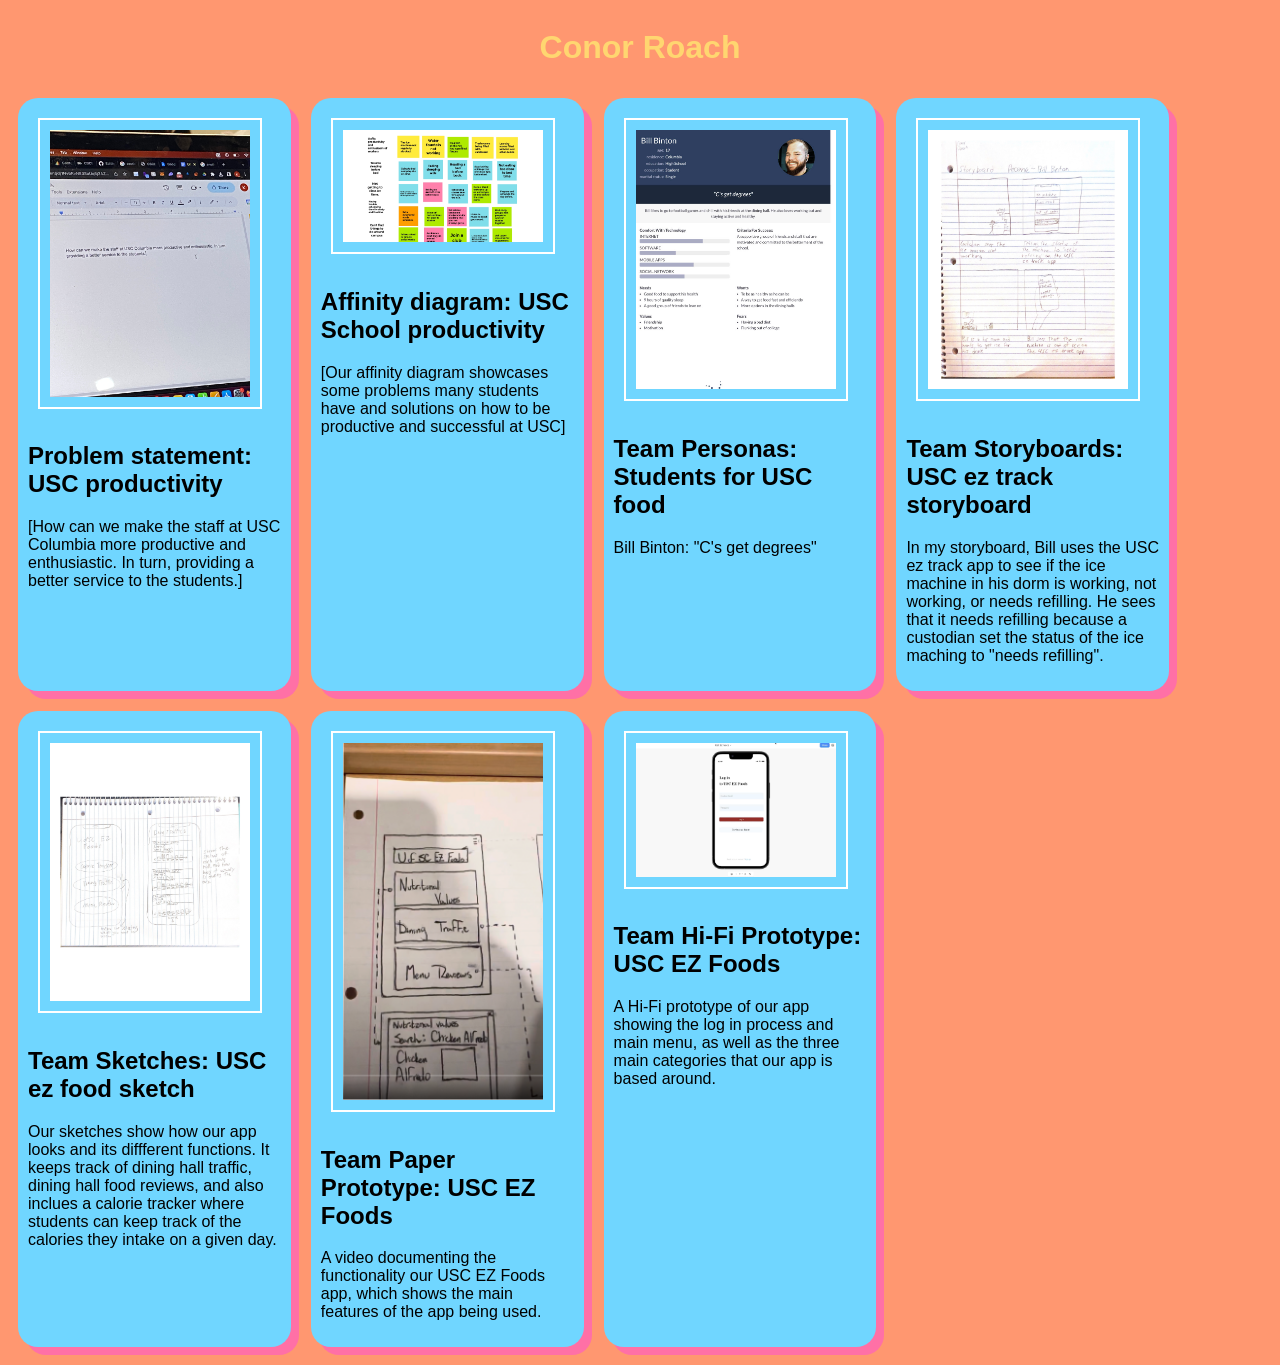
<file: index.html>
<!DOCTYPE html>
<html>
  <head>
    <title> CSCE 190: Conor Roach</title>
    <link rel="stylesheet" href="styles.css" />
  </head>
  <body>
    <h1>Conor Roach</h1>
    <section class="assign">
      <img src="images/problem-statement.jpg" width="500"/>
       <section class="assign-det">
        <h2>Problem statement: USC productivity</h2>
        <p>
          [How can we make the staff at USC Columbia more productive and enthusiastic. In turn, providing a better service to the students.]
        </p>
      </section>
    </section>

    <!-- affinity diagram assignment -->
    <section class="assign">
      <img src="images/affinity-diagram.jpg" width = 500>
      <section class="assign-det">
        <a href="files/affinity-diagram.pdf"><h2>Affinity diagram: USC School productivity</h2></a>
        <p>
          [Our affinity diagram showcases some problems many students have and solutions on how to be productive and successful at USC]
        </p>
      </section>
    </section>

    <!-- Personas assignment -->
    <section class="assign">
      <img src="images/my-persona.jpg" width = 500/>
      <section class="assign-det">
       <a href="files/all-personas.pdf"><h2>Team Personas: Students for USC food</h2></a>
       <p>
        Bill Binton: "C's get degrees"
      </p>
    </section>
  </section>

    <!-- Storyboard assignment -->
    <section class="assign">
      <img src="images/my-storyboard.jpg" />
      <section class="assign-det">
      <a href="files/all-storyboards.pdf"><h2>Team Storyboards: USC ez track storyboard</h2></a>
       <p>
        In my storyboard, Bill uses the USC ez track app to see if the ice machine in his dorm is working, not working, or needs refilling. He sees that it needs refilling because a custodian set the status of the ice maching to "needs refilling".
       </p>
    </section>
  </section>

   <!-- Sketching assignment -->
   <section class="assign">
     <img src="images/my-sketch.jpg" />
     <section class="assign-det">
     <a href="files/all-sketches.pdf"><h2>Team Sketches: USC ez food sketch</h2></a>
       <p>
       Our sketches show how our app looks and its diffferent functions. It keeps track of dining hall traffic, dining hall food reviews, and also inclues a calorie tracker where students can keep track of the calories they intake on a given day.
       </p>
    </section>
  </section>

   <!-- Paper prototype assignment -->
   <section class="assign">
     <img src="images/team-prototype.png" />
     <section class="assign-det">
     <a href=https://www.youtube.com/watch?v=y0cGznz51K0><h2>Team Paper Prototype: USC EZ Foods</h2></a>
       <p>
       A video documenting the functionality our USC EZ Foods app, which shows the main features of the app being used.
       </p>
   </section>
  </section>

   <!-- Hi-Fi prototype assignment -->
   <section class="assign">
     <img src="images/team-prototype1.png" />
     <section class="assign-det">
     <a href="https://youtu.be/qlpB447hsY4"><h2>Team Hi-Fi Prototype: USC EZ Foods</h2></a>
       <p>
        A Hi-Fi prototype of our app showing the log in process and main menu, as well as the three main categories that our app is based around.
       </p>
   </section>
  </section>
 </body>
</html>
</file>
<file: styles.css>
body {
    background: #1d2f6f;
    font-family: Arial, Helvetica, sans-serif;

}
    h1 {
    color: #fac748;
    text-align: center;
    }
    .assign {
        display: flex;
        padding: 10px;
        margin: 10px;
        background: #8390fa;
        }
        .assign img {
        width: 200px;
        padding: 10px;
        }
        
    a {
        text-decoration: none; /* remove underlining on anchor tags */
        color: midnightblue; /* pick the color you want */
    }
     .assign img {
         padding: 10px; /* change this from margin to padding */
          border: 2px solid midnightblue; /* try dashed, dotted */
        }
        .assign {
            border-radius: 20px; /* curved corners */
           }
           Explain a:hover, img:hover, h1:hover
           a:hover {
            text-decoration: none; /* remove underlining on anchor tags */
            color: salmon; /* pick the color you want */
           }
           body {
            background-color: #ff9770;
            font-family: Arial, Helvetica, sans-serif;
            display: flex;
            flex-wrap: wrap;
           }
           h1 {
            color: #ffd670;
            text-align: center;
            width: 100%;
            display: block;
           }
           h1:hover {
            color: hotpink;
            text-align: center;
            width: 100%;
            display: block;
           }
           a {
            text-decoration: none;
            color: black;
           }
           .assign {
            background-color: #70d6ff;
            margin: 10px;
            padding: 10px;
            border-radius: 20px;
            width: 20%;
            box-shadow: 8px 8px #ff70a6;
            display: block; /* instead of flex */
           }
           .assign img {
            width: 200px;
            margin: 10px;
            border: 2px solid white;
           }
           .assign img:hover {
            width: 200px;
            margin: 10px;
            border: 2px dotted yellow;
           }
</file>
<file: CSCE190/styles.css>
body {
    background: #1d2f6f;
    font-family: Arial, Helvetica, sans-serif;

}
    h1 {
    color: #fac748;
    text-align: center;
    }
    .assign {
        display: flex;
        padding: 10px;
        margin: 10px;
        background: #8390fa;
        }
        .assign img {
        width: 200px;
        padding: 10px;
        }
        
    a {
        text-decoration: none; /* remove underlining on anchor tags */
        color: midnightblue; /* pick the color you want */
    }
     .assign img {
         padding: 10px; /* change this from margin to padding */
          border: 2px solid midnightblue; /* try dashed, dotted */
        }
        .assign {
            border-radius: 20px; /* curved corners */
           }
           Explain a:hover, img:hover, h1:hover
           a:hover {
            text-decoration: none; /* remove underlining on anchor tags */
            color: salmon; /* pick the color you want */
           }
           body {
            background-color: #ff9770;
            font-family: Arial, Helvetica, sans-serif;
            display: flex;
            flex-wrap: wrap;
           }
           h1 {
            color: #ffd670;
            text-align: center;
            width: 100%;
            display: block;
           }
           h1:hover {
            color: hotpink;
            text-align: center;
            width: 100%;
            display: block;
           }
           a {
            text-decoration: none;
            color: black;
           }
           .assign {
            background-color: #70d6ff;
            margin: 10px;
            padding: 10px;
            border-radius: 20px;
            width: 20%;
            box-shadow: 8px 8px #ff70a6;
            display: block; /* instead of flex */
           }
           .assign img {
            width: 200px;
            margin: 10px;
            border: 2px solid white;
           }
           .assign img:hover {
            width: 200px;
            margin: 10px;
            border: 2px dotted yellow;
           }
</file>
